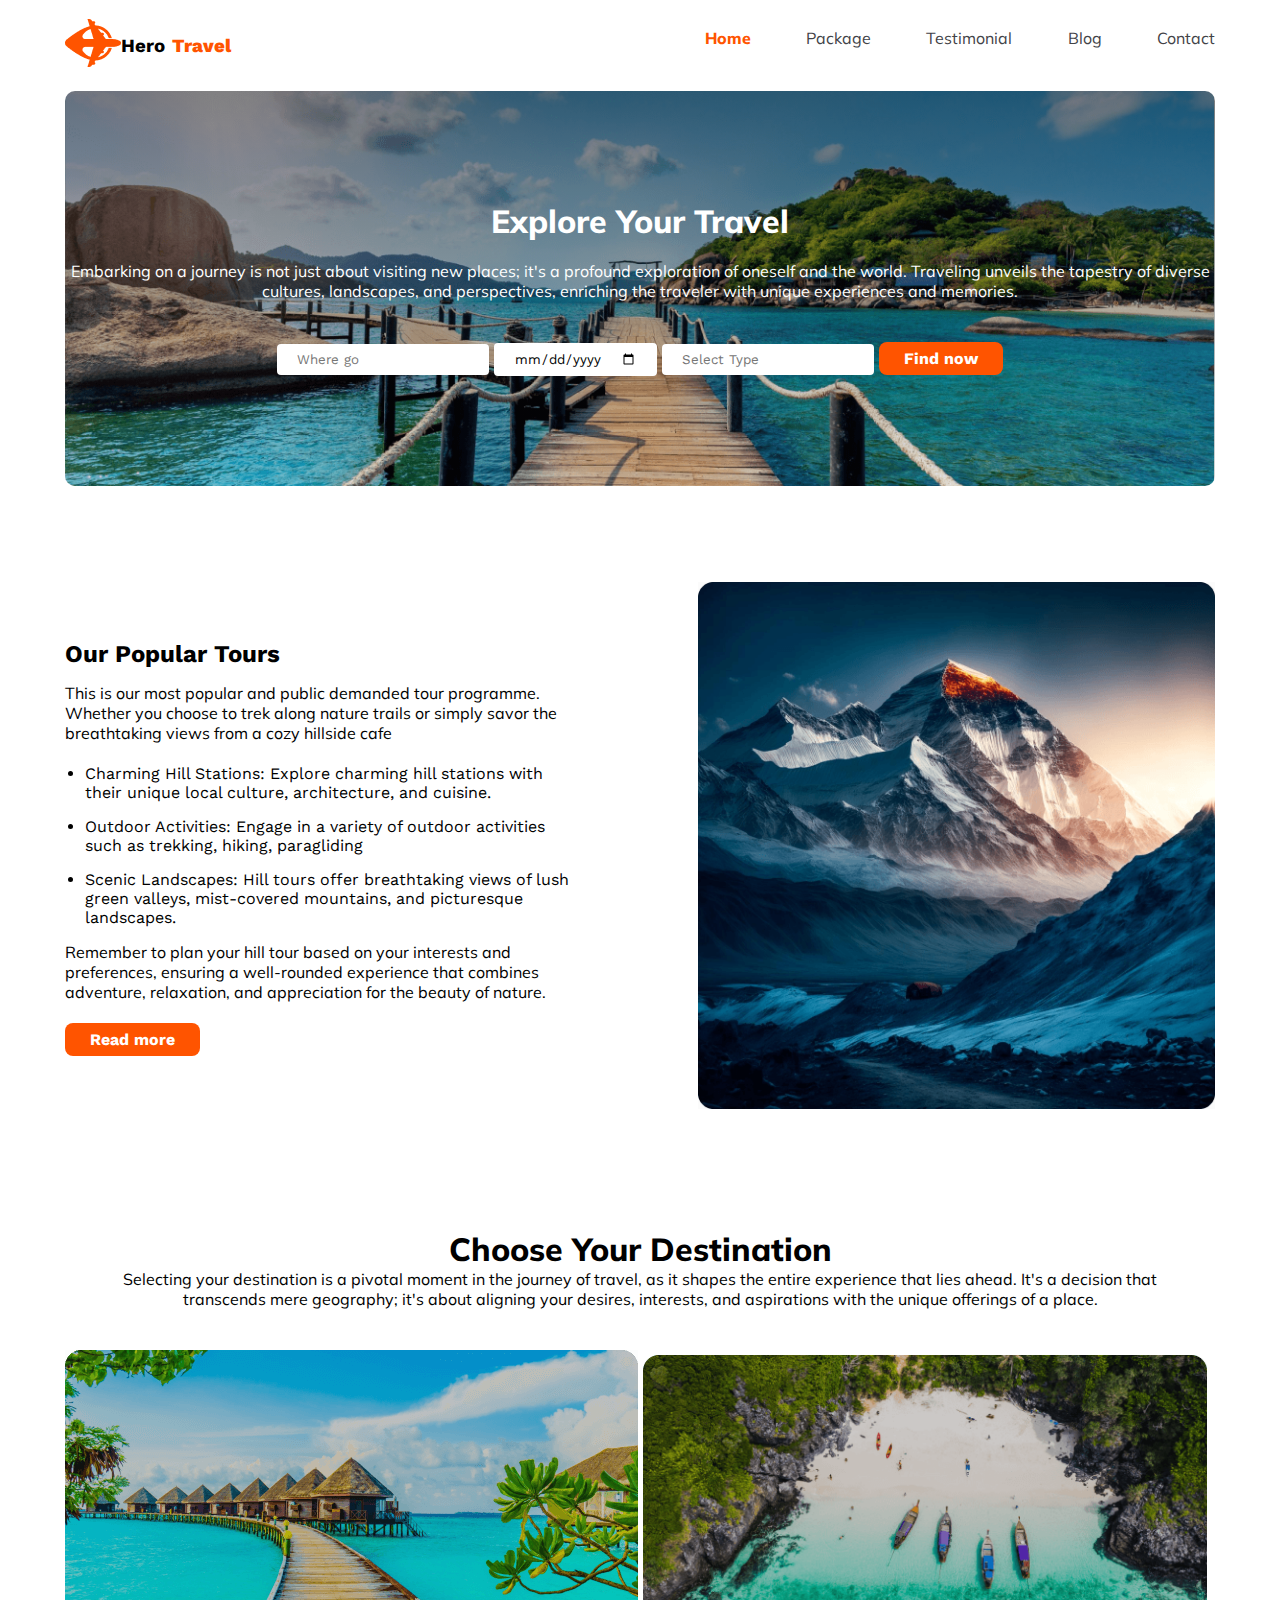
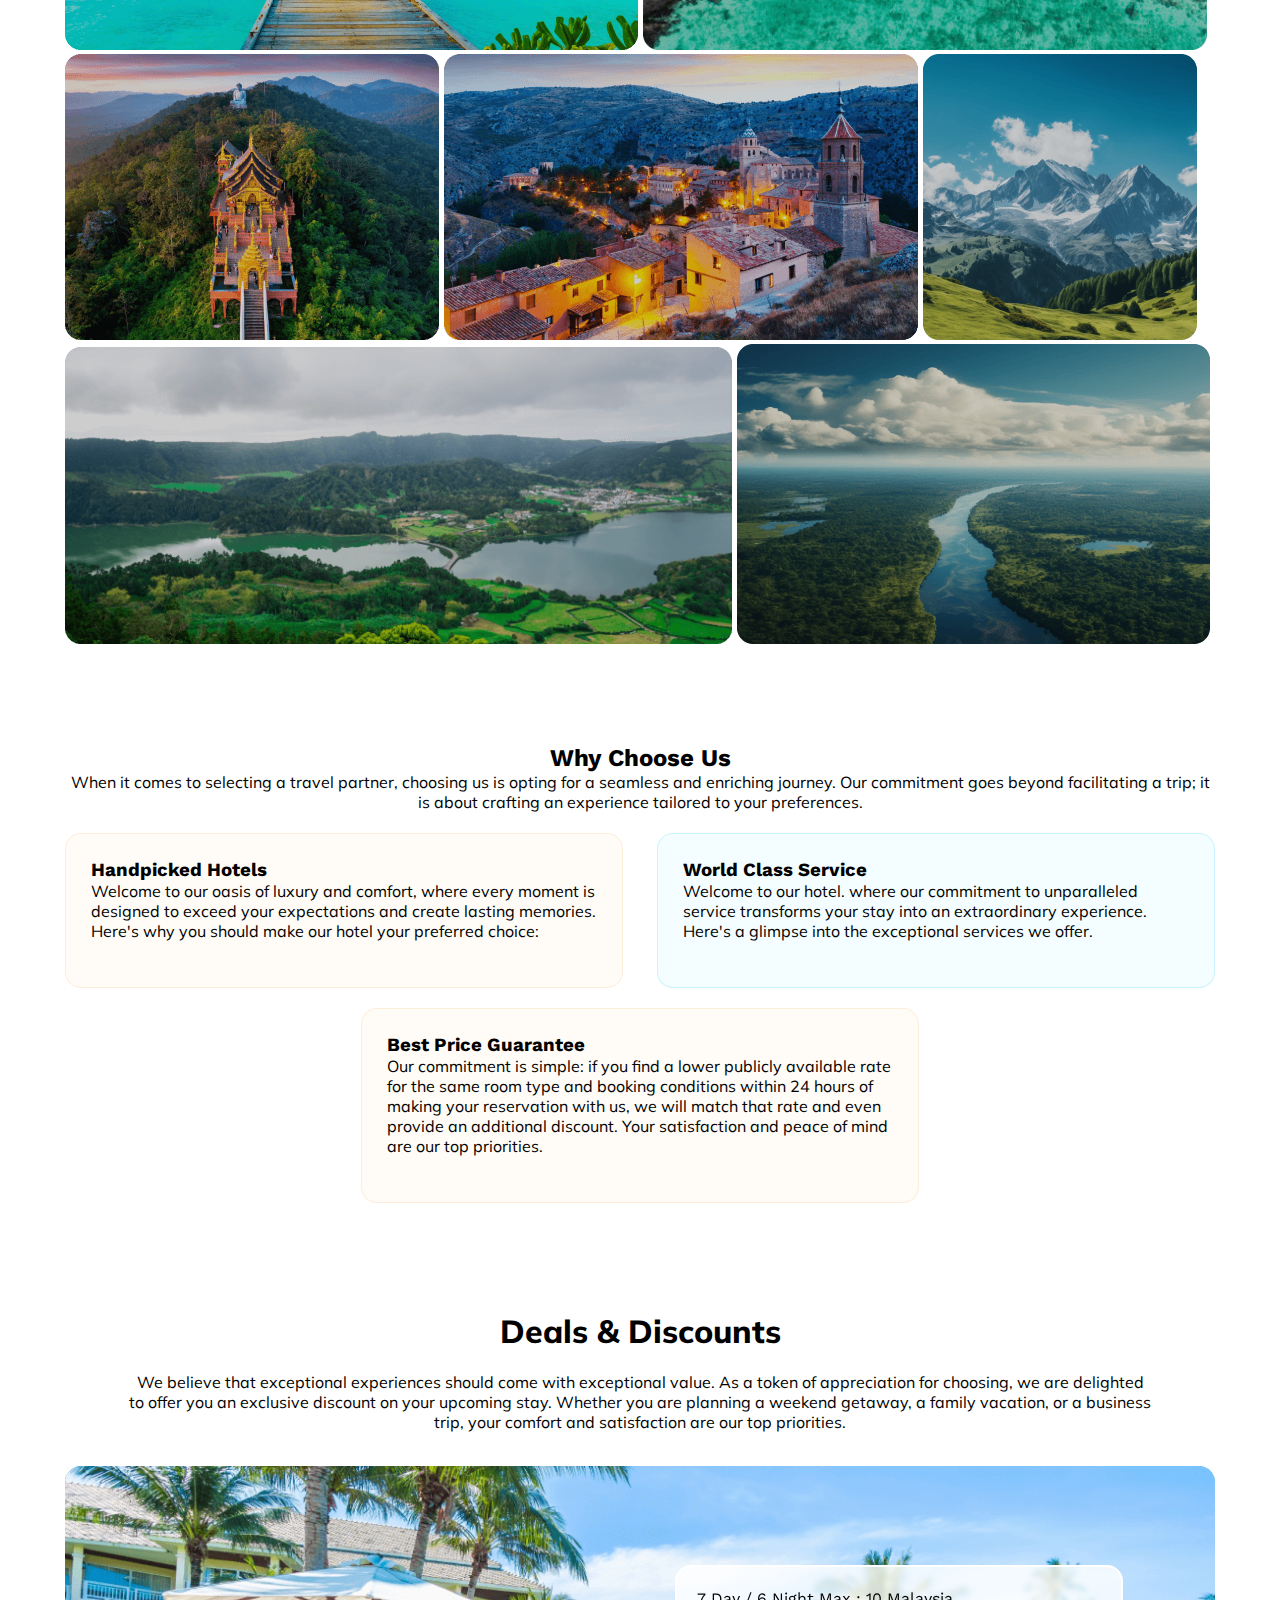
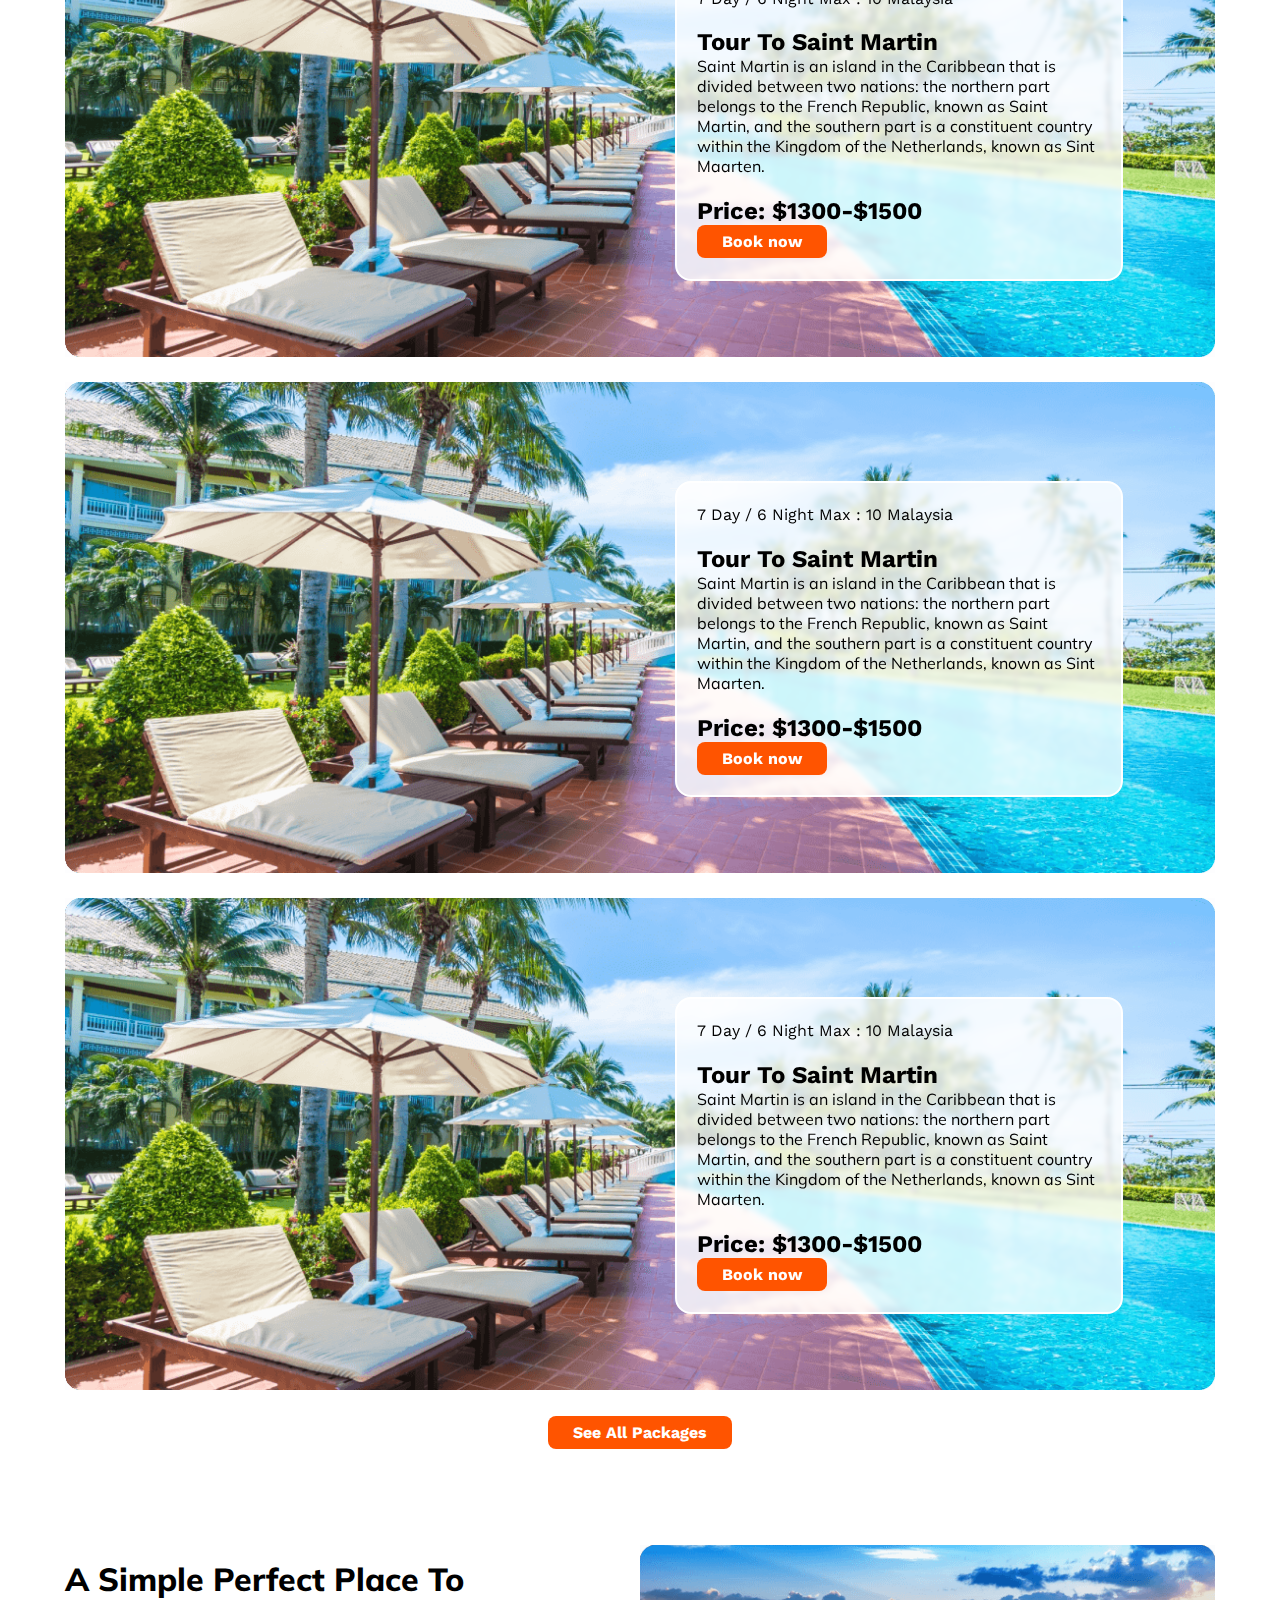
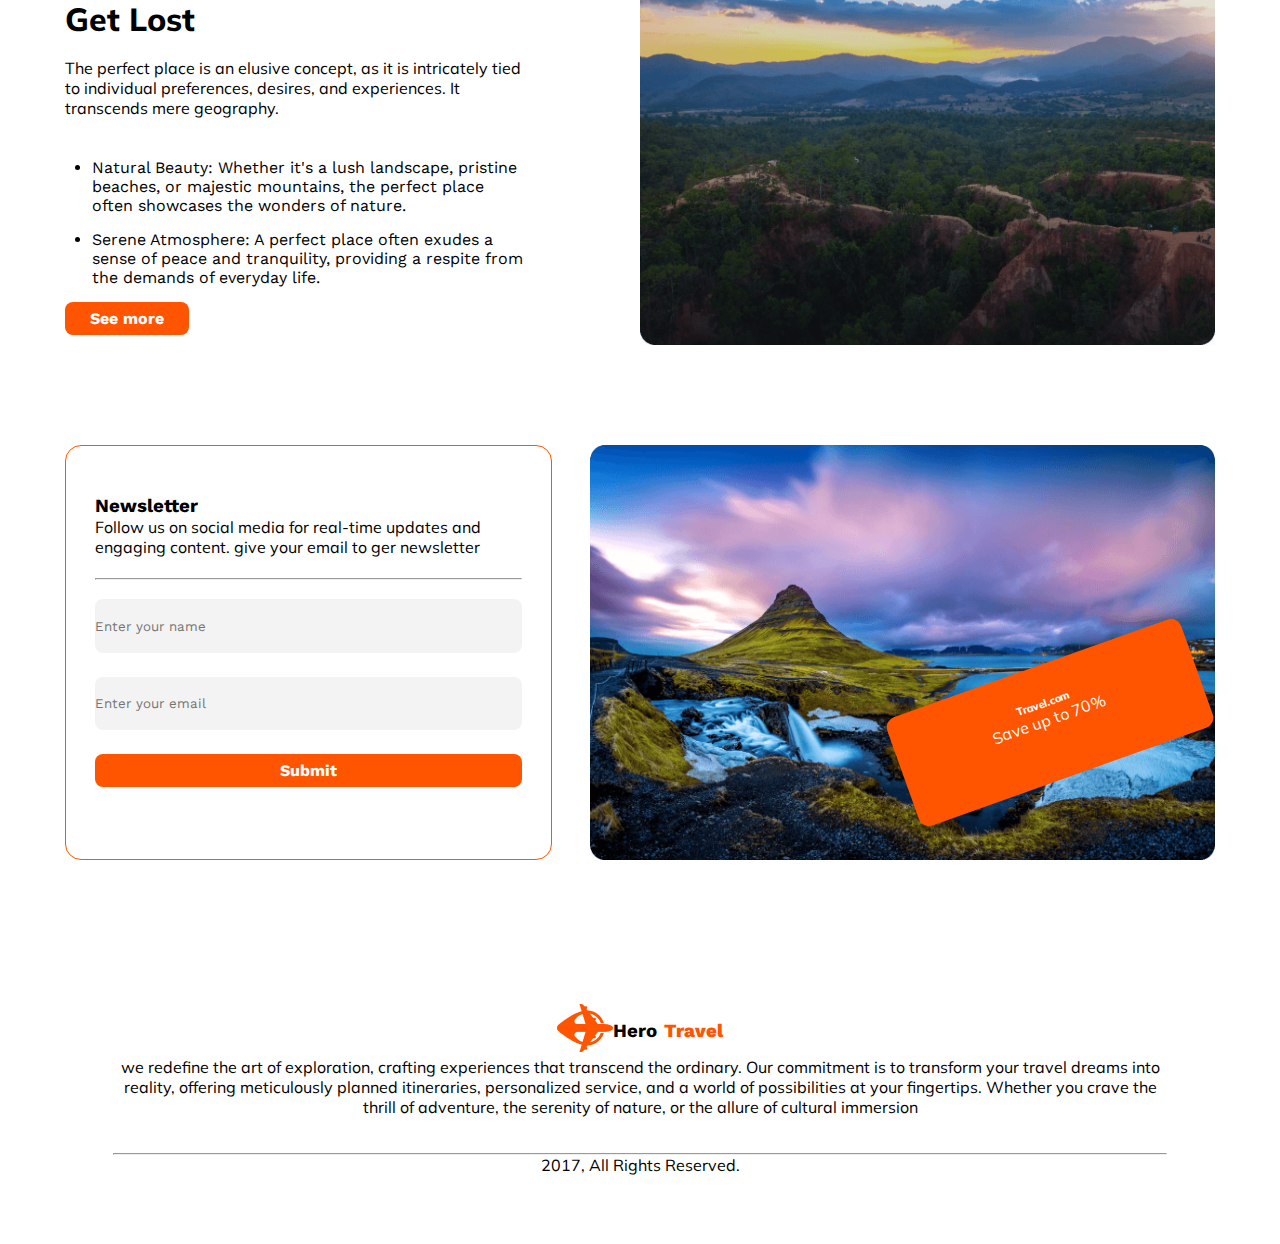
<file: index.html>
<!DOCTYPE html>
<html lang="en">
<head>
    <meta charset="UTF-8">
    <meta name="viewport" content="width=device-width, initial-scale=1.0">
    <title>B9A2-Hero-Travel-main</title>
    <link rel="stylesheet" href="./style.css">
    <link rel="stylesheet" href="https://cdnjs.cloudflare.com/ajax/libs/font-awesome/6.5.1/css/all.min.css" integrity="sha512-DTOQO9RWCH3ppGqcWaEA1BIZOC6xxalwEsw9c2QQeAIftl+Vegovlnee1c9QX4TctnWMn13TZye+giMm8e2LwA==" crossorigin="anonymous" referrerpolicy="no-referrer" />
</head>
<body>
    <!-- header section -->
    <header>
        <div class="container">
            <nav>
                <h3 class="nav-left"><span> <img src="./Images/Group 40071 (2).png" alt=""></span> Hero <span style="font-weight: 800; color: #FF5400; margin-left: 7px;">Travel</span></h3>

                <ul>
                    <li><a style="font-weight: 800; color: #FF5400; margin-left: 7px;" href="#">Home</a></li>
                    <li><a href="#">Package</a></li>
                    <li><a href="#">Testimonial</a></li>
                    <li><a href="#">Blog</a></li>
                    <li><a href="#">Contact</a></li>
                </ul>

            </nav>
        </div>

        <!-- banner section -->
        <div class="container">
            <div class="banner">
                <div class="banner-content">
                    <h1>Explore Your Travel</h1>
                    <p style="color: white;">Embarking on a journey is not just about visiting new places; it's a profound exploration of oneself and the world. Traveling unveils the tapestry of diverse cultures, landscapes, and perspectives, enriching the traveler with unique experiences and memories.

                    </p>
                </div>
                <div class="banner-input" style="text-align: center;">
                    <form action="">
                     
                            <input type="text" placeholder="Where go">
                            <input type="date" placeholder="when" class="fa-solid fa-angle-down">
                            <input type="text" placeholder="Select Type">
                            <input class="btn-primary" type="button" value="Find now">
                        
                    </form>
                </div>
            </div>
        </div>
    </header>



    <main>
        <!-- popular section  -->
        <section>
            <div class="container">
                <div class="popular-section">
                    <div class="popular-content">
                        <h2>Our Popular Tours</h2>
                        <p> This is our most popular and public demanded tour programme. Whether you choose to trek along nature trails or simply savor the breathtaking views from a cozy hillside cafe</p>

                        <ul>
                            <li>Charming Hill Stations: Explore charming hill stations with their unique local culture, architecture, and cuisine. </li>
                            
                            <li>Outdoor Activities: Engage in a variety of outdoor activities such as trekking, hiking, paragliding</li>
                            
                            <li>Scenic Landscapes: Hill tours offer breathtaking views of lush green valleys, mist-covered mountains, and picturesque landscapes. </li>
                        </ul>
                        <p>Remember to plan your hill tour based on your interests and preferences, ensuring a well-rounded experience that combines adventure, relaxation, and appreciation for the beauty of nature.</p>

                        <button class="btn-primary">Read more</button>

                    </div>
                    <div class="popular-image">
                        <img src="./Images/Rectangle 4.png" alt="">
                    </div>
                </div>
            </div>
        </section>




        <!-- destination section -->
        <!-- <section>
            <div class="container">
                <div class="destination-section">
                    <div class="destin-content">
                        <h1>Choose Your Destination</h1>
                        <p>Lorem ipsum dolor sit amet consectetur adipisicing elit. Quasi aut quos, animi esse repellendus debitis.</p>
                    </div>
                    <div class="destin-image">
                        <img class="destin-image-a" src="./Images/Rectangle 5.png" alt="">
                        <img class="destin-image-b" src="./Images/Rectangle 5a.png" alt="">
                        <img class="destin-image-c" src="./Images/Rectangle 6.png" alt="">
                        <img class="destin-image-d" src="./Images/Rectangle 7.png" alt="">
                        <img class="destin-image-e" src="./Images/Rectangle 7a.png" alt="">
                        <img class="destin-image-f" src="./Images/Rectangle 10.png" alt="">
                        <img class="destin-image-g" src="./Images/Rectangle 11.png" alt="">
                      
                    </div>
                </div>
            </div>
        </section>
 -->
        <section>
            <div class="container">
                <div class="destination-section">
                    <div class="destin-content">
                        <h1>Choose Your Destination</h1>
                        <p>Selecting your destination is a pivotal moment in the journey of travel, as it shapes the entire experience that lies ahead. It's a decision that transcends mere geography; it's about aligning your desires, interests, and aspirations with the unique offerings of a place.</p>
                    </div>

                    <div class="destin-image">
                        <div class="column-a">
                            <img class="destin-image-a" src="./Images/Rectangle 5.png" alt="">
                            <img class="destin-image-b" src="./Images/Rectangle 5a.png" alt="">
                        </div>

                        <div class="column-b">
                            <img class="destin-image-c" src="./Images/Rectangle 6.png" alt="">
                            <img class="destin-image-d" src="./Images/Rectangle 7.png" alt="">
                            <img class="destin-image-e" src="./Images/Rectangle 7a.png" alt="">
                        </div>

                        <div class="column-c">
                            <img class="destin-image-f" src="./Images/Rectangle 10.png" alt="">
                            <img class="destin-image-g" src="./Images/Rectangle 11.png" alt="">
                        </div>

                    </div>
                </div>

            </div>
        </section>


        <!-- choose section -->

        <section>
            <div class="container">

                <div class="choose-section">
                    <div class="choose-content">
                        <h2>Why Choose Us</h2>
                        <p>When it comes to selecting a travel partner, choosing us is opting for a seamless and enriching journey. Our commitment goes beyond facilitating a trip; it is about crafting an experience tailored to your preferences. </p>
                    </div>

                    <div class="choose-card-section">
                        <div class="choose-card card-a">
                            
                            <i style="font-size: 2rem;" class="fa-solid fa-hotel"></i>
                            <h3>Handpicked Hotels</h3>
                            <p>Welcome to our oasis of luxury and comfort, where every moment is designed to exceed your expectations and create lasting memories. Here's why you should make our hotel your preferred choice:</p>
                        </div>
                        <div class="choose-card card-b">
                            <i style="font-size: 2rem;" class="fa-solid fa-hotel"></i>
                            <h3>World Class Service</h3>
                            <p>Welcome to our hotel. where our commitment to unparalleled service transforms your stay into an extraordinary experience. Here's a glimpse into the exceptional services we offer.</p>
                        </div>

                        <div class="sub-card">
                            <div class="choose-card card-c">
                                <i style="font-size: 2rem;" class="fa-solid fa-hotel"></i>
                                <h3>Best Price Guarantee</h3>
                                <p>
                            
                                    
                                    Our commitment is simple: if you find a lower publicly available rate for the same room type and booking conditions within 24 hours of making your reservation with us, we will match that rate and even provide an additional discount. Your satisfaction and peace of mind are our top priorities.</p>
                            </div>
                        </div>
                       

                    </div>

                    
                </div>
            </div>
        </section>





        <!-- discount section -->
        <section>
            <div class="container">
                <div class="discount-title" style="text-align: center;">
                    <h1>Deals & Discounts</h1>
                    <p>We believe that exceptional experiences should come with exceptional value. As a token of appreciation for choosing, we are delighted to offer you an exclusive discount on your upcoming stay. Whether you are planning a weekend getaway, a family vacation, or a business trip, your comfort and satisfaction are our top priorities.</p>
                </div>
                

                <div class="discount-section">

                    <div class="discount-image">
                        <img src="./Images/Group 39.png" alt="">
                        <div class="discount-card">
                            <div class="dis-des">
                                <p> <span> <i class="fa-solid fa-clock"></i>  7 Day / 6 Night    </span> <span> <i class="fa-solid fa-person-half-dress"></i>  Max : 10    </span> <span><i class="fa-solid fa-location-dot"></i>   Malaysia</span></p>
                                <h2>Tour To Saint Martin</h2>
                                <p>Saint Martin is an island in the Caribbean that is divided between two nations: the northern part belongs to the French Republic, known as Saint Martin, and the southern part is a constituent country within the Kingdom of the Netherlands, known as Sint Maarten.</p>
    
                                <h2>Price: $1300-$1500</h2>
    
                                <button class="btn-primary">Book now</button>
                            </div>
                        </div>
                    </div>
                    <div class="discount-image">
                        <img src="./Images/Group 39.png" alt="">
                        <div class="discount-card">
                            <div class="dis-des">
                                <p> <span> <i class="fa-solid fa-clock"></i>  7 Day / 6 Night    </span> <span> <i class="fa-solid fa-person-half-dress"></i>  Max : 10    </span> <span><i class="fa-solid fa-location-dot"></i>   Malaysia</span></p>
                                <h2>Tour To Saint Martin</h2>
                                <p>Saint Martin is an island in the Caribbean that is divided between two nations: the northern part belongs to the French Republic, known as Saint Martin, and the southern part is a constituent country within the Kingdom of the Netherlands, known as Sint Maarten.</p>
    
                                <h2>Price: $1300-$1500</h2>
    
                                <button class="btn-primary">Book now</button>
                            </div>
                        </div>
                    </div>
                    <div class="discount-image">
                        <img src="./Images/Group 39.png" alt="">
                        <div class="discount-card">
                            <div class="dis-des">
                                <p> <span> <i class="fa-solid fa-clock"></i>  7 Day / 6 Night    </span> <span> <i class="fa-solid fa-person-half-dress"></i>  Max : 10    </span> <span><i class="fa-solid fa-location-dot"></i>   Malaysia</span></p>
                                <h2>Tour To Saint Martin</h2>
                                <p>Saint Martin is an island in the Caribbean that is divided between two nations: the northern part belongs to the French Republic, known as Saint Martin, and the southern part is a constituent country within the Kingdom of the Netherlands, known as Sint Maarten.</p>
                                <h2>Price: $1300-$1500</h2>
    
                                <button class="btn-primary">Book now</button>
                            </div>
                        </div>
                    </div>
                    <div style="text-align: center; margin-top: 1.4rem;"> 
                        <button class="btn-primary">See All Packages</button>
                    </div>
                    
                </div>
                    
            </div>
        </section>




        <!-- perfect section -->

        <section>
            <div class="container">
                <div class="perfect-section">
                    <div class="perfect-content">
                        <h1>A Simple Perfect Place To Get Lost</h1><br>
                        <p>The perfect place is an elusive concept, as it is intricately tied to individual preferences, desires, and experiences. It transcends mere geography.</p> <br>
                        <ul>
                            <li>Natural Beauty: Whether it's a lush landscape, pristine beaches, or majestic mountains, the perfect place often showcases the wonders of nature.</li>
                            <li>Serene Atmosphere: A perfect place often exudes a sense of peace and tranquility, providing a respite from the demands of everyday life.</li>
                        </ul>
                        <button class="btn-primary">See more</button>

                    </div>
                    <div class="perfect-image">
                        <img src="./Images/Group 40089.png" alt="">
                    </div>
                </div>
            </div>
        </section>




        <!-- news letter section -->
        <section>
            <div class="container">
                <div class="news-letter-section">
                    <div class="news-input">
                        <h3>Newsletter</h3>
                        <p>Follow us on social media for real-time updates and engaging content. give your email to ger newsletter</p> <hr>

                        <form action="">
                            <input type="text" placeholder="Enter your name">
                            <input type="email" placeholder="Enter your email">
                            <input class="btn-primary" type="button" value="Submit">
                        </form>

                    </div>
                    <div class="news-image">
                        <img src="./Images/Rectangle 8 (1).png" alt="">
                        <div class="save">
                            <h6>Travel.com</h6>
                            <p>Save up to 70%</p>
                        </div>
                    </div>
                </div>
            </div>
        </section>
    </main>




    <!-- footer section -->
    <footer>
        <div class="container">
            <div class="footer-section">
                <h3 class="nav-left"><span> <img src="./Images/Group 40071 (2).png" alt=""></span> Hero <span style="font-weight: 800; color: #FF5400; margin-left: 7px;">Travel</span></h3>

                <p>we redefine the art of exploration, crafting experiences that transcend the ordinary. Our commitment is to transform your travel dreams into reality, offering meticulously planned itineraries, personalized service, and a world of possibilities at your fingertips. Whether you crave the thrill of adventure, the serenity of nature, or the allure of cultural immersion</p>

                <ul>
                    <li><i class="fa-brands fa-twitter"></i></li>
                    <li><i class="fa-brands fa-facebook"></i></li>
                    <li><i class="fa-brands fa-square-instagram"></i></li>
                    <li><i class="fa-brands fa-github"></i></li>
                </ul>
                <hr>


                <p>2017, All Rights Reserved.</p>
            </div>
        </div>
    </footer>
</body>
</html>
</file>
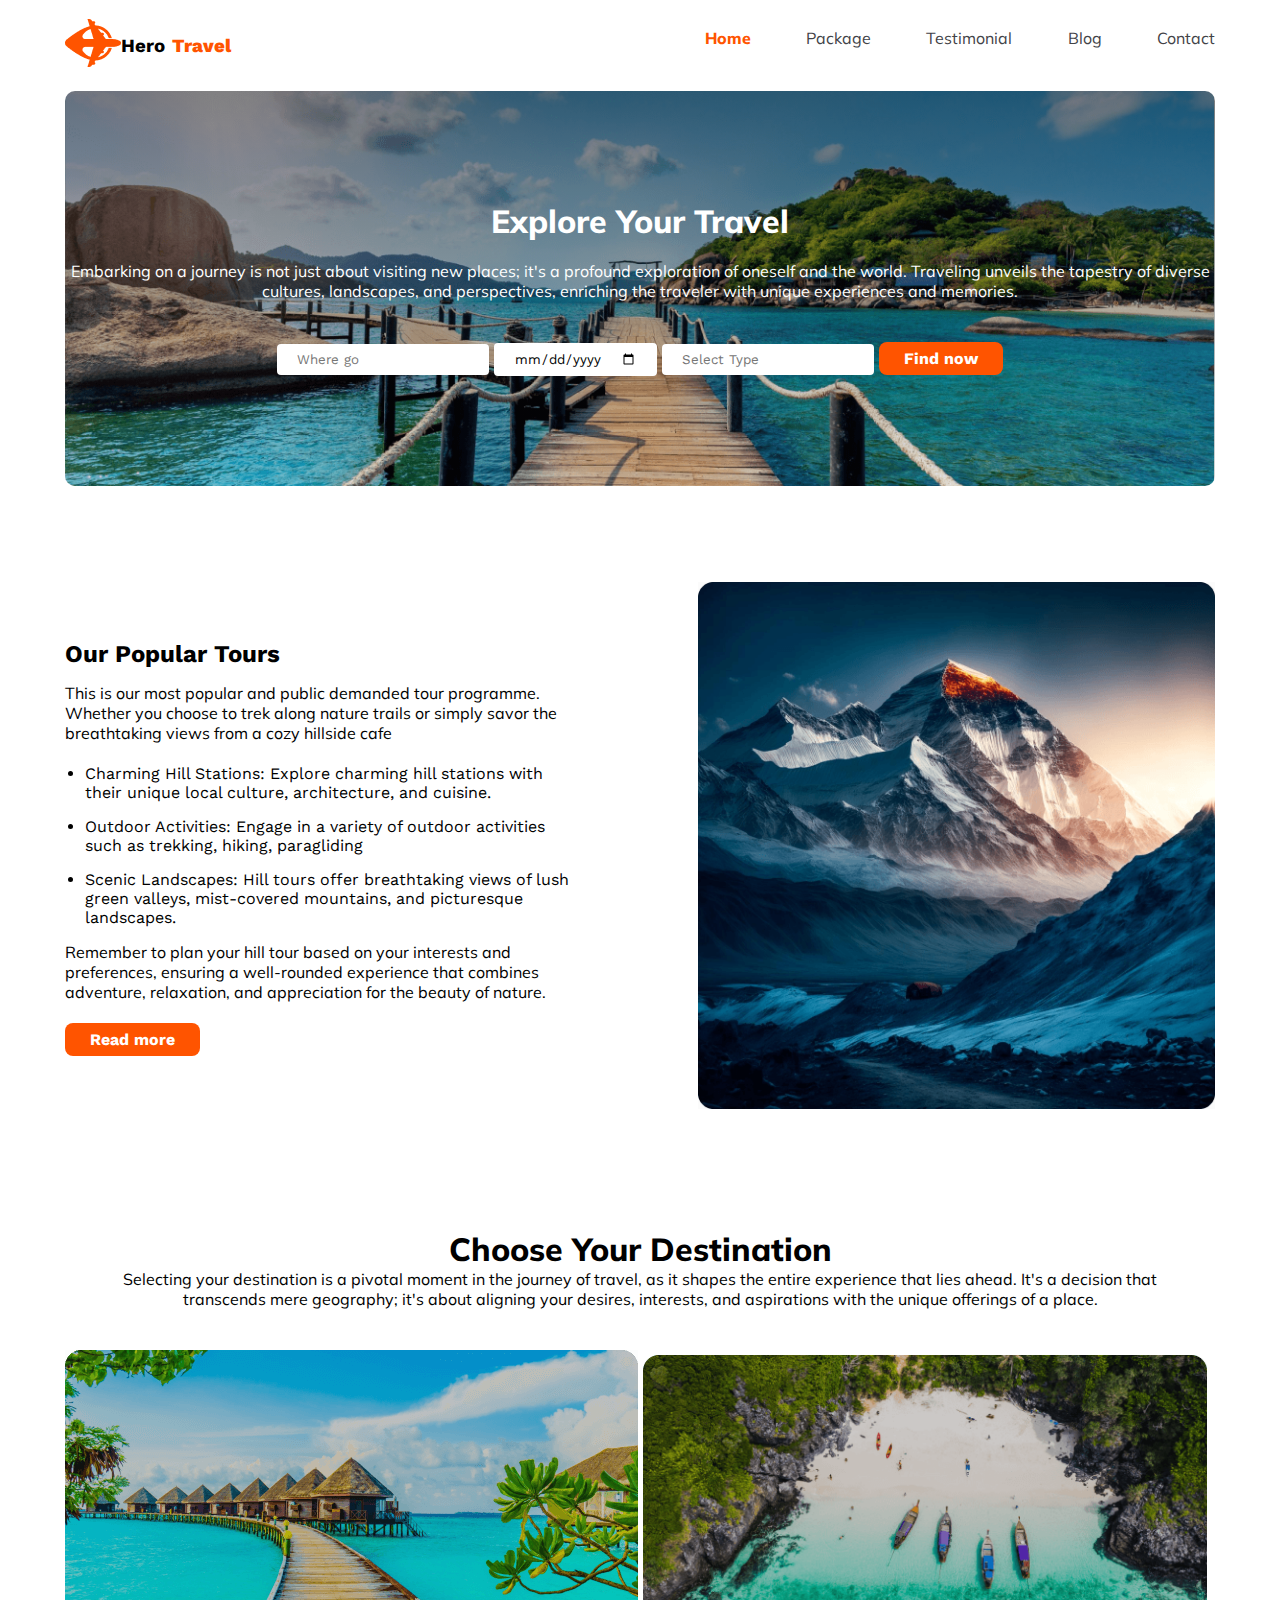
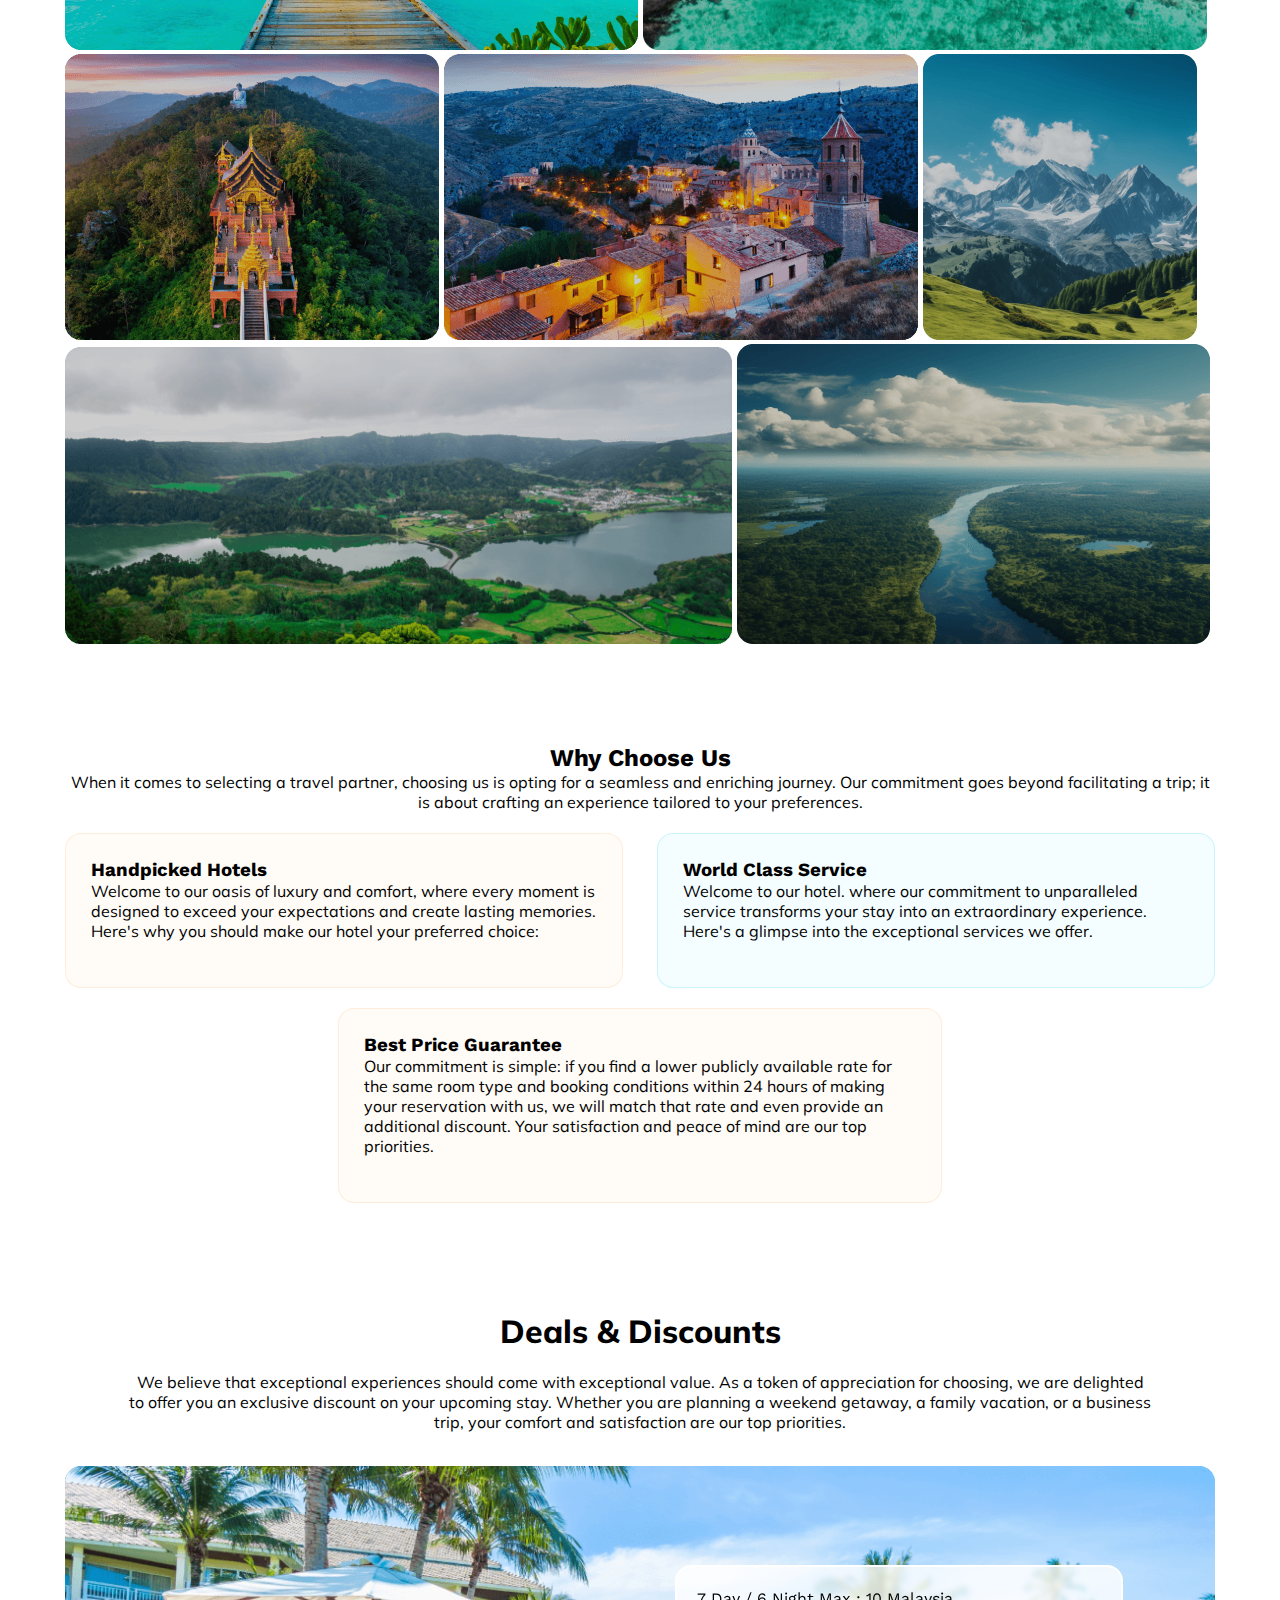
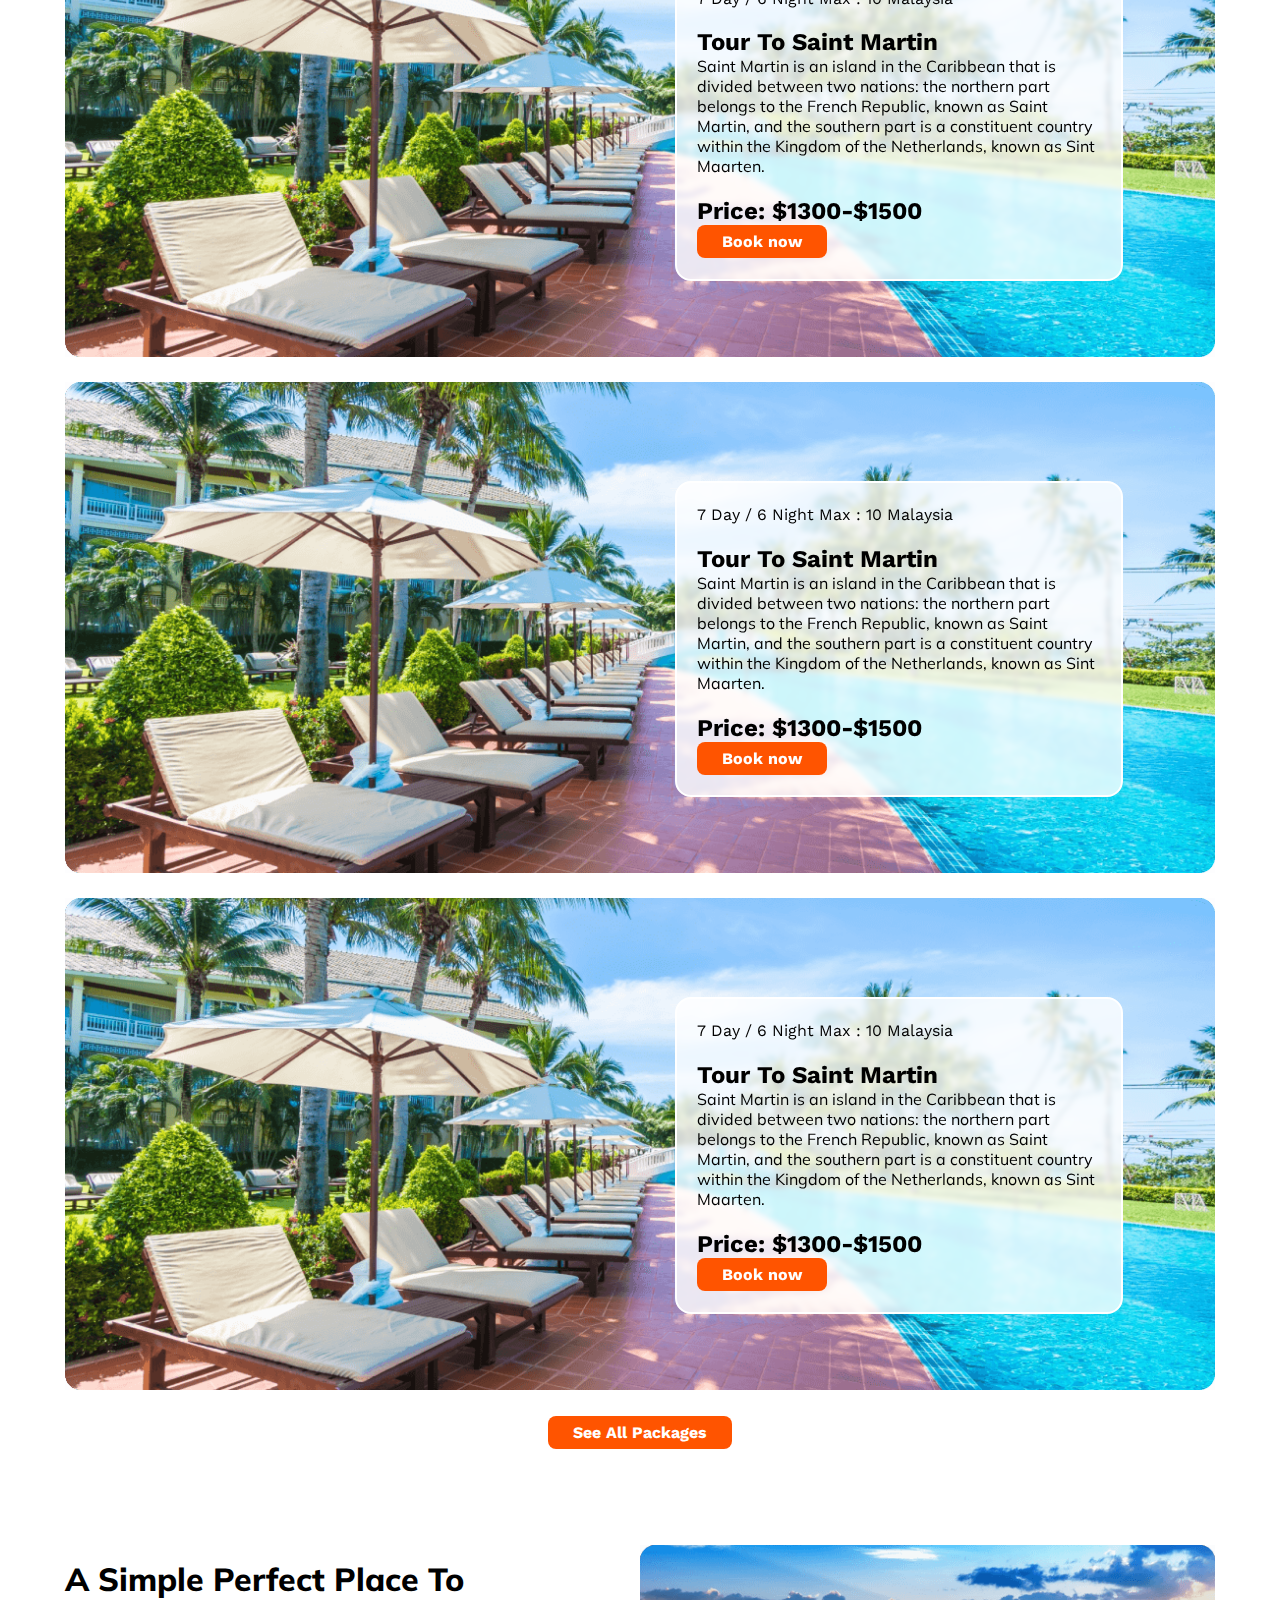
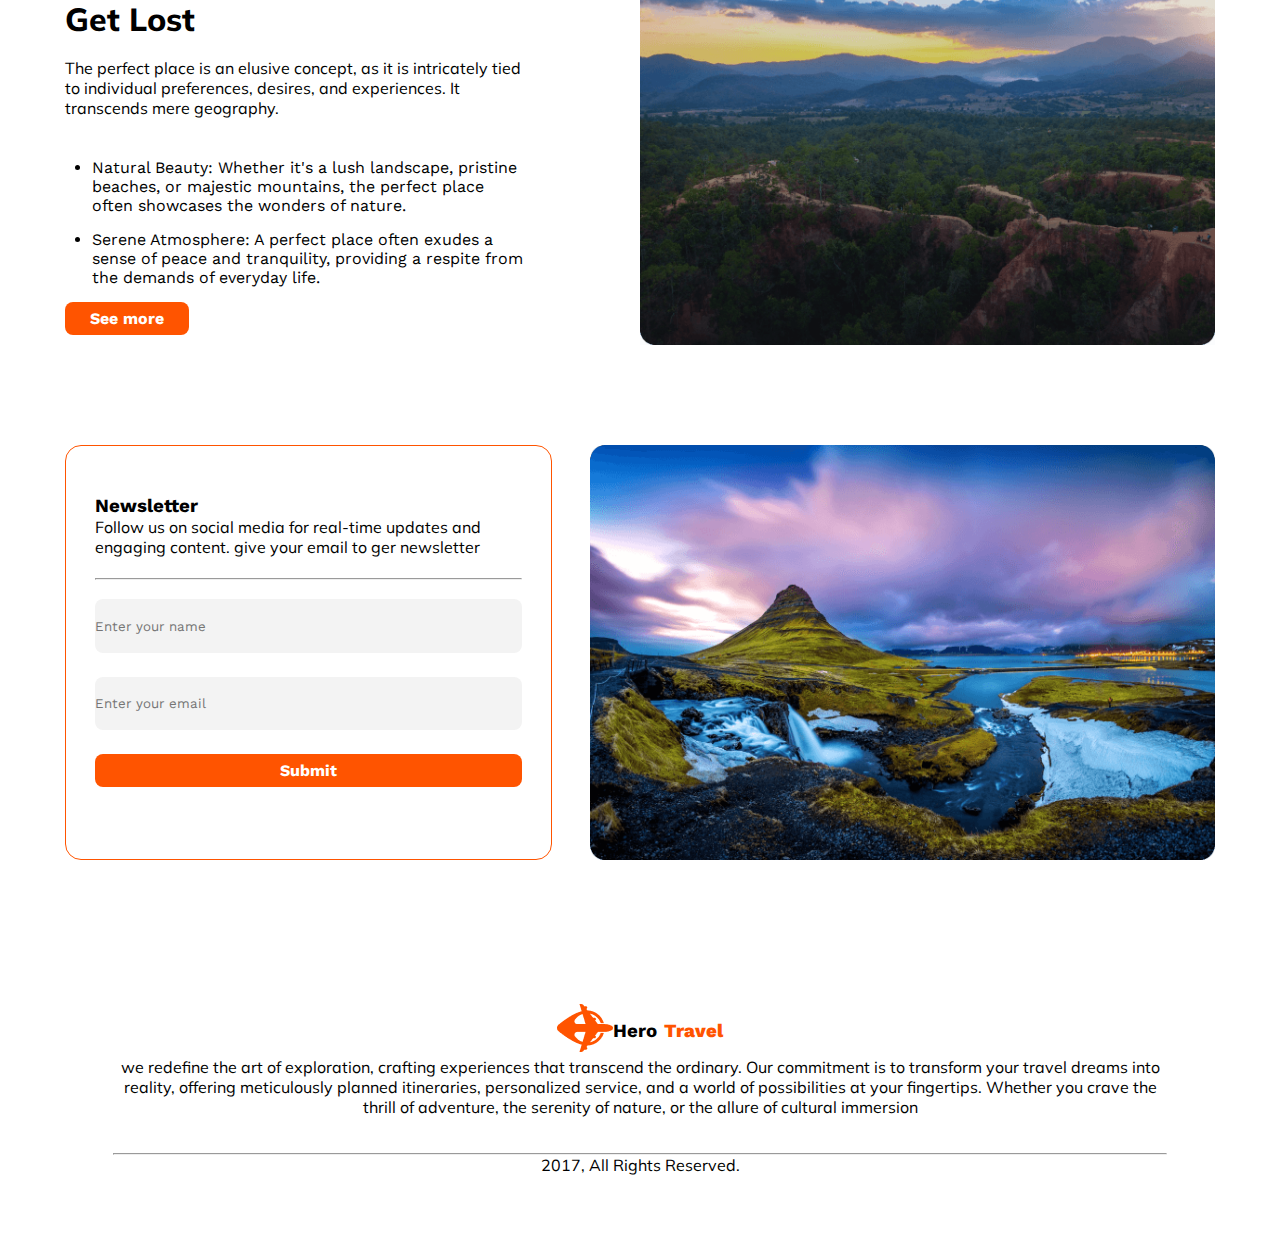
<file: B9A2-Hero-Travel-main/index.html>
<!DOCTYPE html>
<html lang="en">
<head>
    <meta charset="UTF-8">
    <meta name="viewport" content="width=device-width, initial-scale=1.0">
    <title>B9A2-Hero-Travel-main</title>
    <link rel="stylesheet" href="../B9A2-Hero-Travel-main/style.css">
    <link rel="stylesheet" href="https://cdnjs.cloudflare.com/ajax/libs/font-awesome/6.5.1/css/all.min.css" integrity="sha512-DTOQO9RWCH3ppGqcWaEA1BIZOC6xxalwEsw9c2QQeAIftl+Vegovlnee1c9QX4TctnWMn13TZye+giMm8e2LwA==" crossorigin="anonymous" referrerpolicy="no-referrer" />
</head>
<body>
    <!-- header section -->
    <header>
        <div class="container">
            <nav>
                <h3 class="nav-left"><span> <img src="./Images/Group 40071 (2).png" alt=""></span> Hero <span style="font-weight: 800; color: #FF5400; margin-left: 7px;">Travel</span></h3>

                <ul>
                    <li><a style="font-weight: 800; color: #FF5400; margin-left: 7px;" href="#">Home</a></li>
                    <li><a href="#">Package</a></li>
                    <li><a href="#">Testimonial</a></li>
                    <li><a href="#">Blog</a></li>
                    <li><a href="#">Contact</a></li>
                </ul>

            </nav>
        </div>

        <!-- banner section -->
        <div class="container">
            <div class="banner">
                <div class="banner-content">
                    <h1>Explore Your Travel</h1>
                    <p style="color: white;">Embarking on a journey is not just about visiting new places; it's a profound exploration of oneself and the world. Traveling unveils the tapestry of diverse cultures, landscapes, and perspectives, enriching the traveler with unique experiences and memories.

                    </p>
                </div>
                <div class="banner-input" style="text-align: center;">
                    <form action="">
                     
                            <input type="text" placeholder="Where go">
                            <input type="date" placeholder="when" class="fa-solid fa-angle-down">
                            <input type="text" placeholder="Select Type">
                            <input class="btn-primary" type="button" value="Find now">
                        
                    </form>
                </div>
            </div>
        </div>
    </header>



    <main>
        <!-- popular section  -->
        <section>
            <div class="container">
                <div class="popular-section">
                    <div class="popular-content">
                        <h2>Our Popular Tours</h2>
                        <p> This is our most popular and public demanded tour programme. Whether you choose to trek along nature trails or simply savor the breathtaking views from a cozy hillside cafe</p>

                        <ul>
                            <li>Charming Hill Stations: Explore charming hill stations with their unique local culture, architecture, and cuisine. </li>
                            
                            <li>Outdoor Activities: Engage in a variety of outdoor activities such as trekking, hiking, paragliding</li>
                            
                            <li>Scenic Landscapes: Hill tours offer breathtaking views of lush green valleys, mist-covered mountains, and picturesque landscapes. </li>
                        </ul>
                        <p>Remember to plan your hill tour based on your interests and preferences, ensuring a well-rounded experience that combines adventure, relaxation, and appreciation for the beauty of nature.</p>

                        <button class="btn-primary">Read more</button>

                    </div>
                    <div class="popular-image">
                        <img src="./Images/Rectangle 4.png" alt="">
                    </div>
                </div>
            </div>
        </section>




        <!-- destination section -->
        <!-- <section>
            <div class="container">
                <div class="destination-section">
                    <div class="destin-content">
                        <h1>Choose Your Destination</h1>
                        <p>Lorem ipsum dolor sit amet consectetur adipisicing elit. Quasi aut quos, animi esse repellendus debitis.</p>
                    </div>
                    <div class="destin-image">
                        <img class="destin-image-a" src="./Images/Rectangle 5.png" alt="">
                        <img class="destin-image-b" src="./Images/Rectangle 5a.png" alt="">
                        <img class="destin-image-c" src="./Images/Rectangle 6.png" alt="">
                        <img class="destin-image-d" src="./Images/Rectangle 7.png" alt="">
                        <img class="destin-image-e" src="./Images/Rectangle 7a.png" alt="">
                        <img class="destin-image-f" src="./Images/Rectangle 10.png" alt="">
                        <img class="destin-image-g" src="./Images/Rectangle 11.png" alt="">
                      
                    </div>
                </div>
            </div>
        </section>
 -->
        <section>
            <div class="container">
                <div class="destination-section">
                    <div class="destin-content">
                        <h1>Choose Your Destination</h1>
                        <p>Selecting your destination is a pivotal moment in the journey of travel, as it shapes the entire experience that lies ahead. It's a decision that transcends mere geography; it's about aligning your desires, interests, and aspirations with the unique offerings of a place.</p>
                    </div>

                    <div class="destin-image">
                        <div class="column-a">
                            <img class="destin-image-a" src="./Images/Rectangle 5.png" alt="">
                            <img class="destin-image-b" src="./Images/Rectangle 5a.png" alt="">
                        </div>

                        <div class="column-b">
                            <img class="destin-image-c" src="./Images/Rectangle 6.png" alt="">
                            <img class="destin-image-d" src="./Images/Rectangle 7.png" alt="">
                            <img class="destin-image-e" src="./Images/Rectangle 7a.png" alt="">
                        </div>

                        <div class="column-c">
                            <img class="destin-image-f" src="./Images/Rectangle 10.png" alt="">
                            <img class="destin-image-g" src="./Images/Rectangle 11.png" alt="">
                        </div>

                    </div>
                </div>

            </div>
        </section>


        <!-- choose section -->

        <section>
            <div class="container">

                <div class="choose-section">
                    <div class="choose-content">
                        <h2>Why Choose Us</h2>
                        <p>When it comes to selecting a travel partner, choosing us is opting for a seamless and enriching journey. Our commitment goes beyond facilitating a trip; it is about crafting an experience tailored to your preferences. </p>
                    </div>

                    <div class="choose-card-section">
                        <div class="choose-card card-a">
                            
                            <i style="font-size: 2rem;" class="fa-solid fa-hotel"></i>
                            <h3>Handpicked Hotels</h3>
                            <p>Welcome to our oasis of luxury and comfort, where every moment is designed to exceed your expectations and create lasting memories. Here's why you should make our hotel your preferred choice:</p>
                        </div>
                        <div class="choose-card card-b">
                            <i style="font-size: 2rem;" class="fa-solid fa-hotel"></i>
                            <h3>World Class Service</h3>
                            <p>Welcome to our hotel. where our commitment to unparalleled service transforms your stay into an extraordinary experience. Here's a glimpse into the exceptional services we offer.</p>
                        </div>

                        <div class="sub-card">
                            <div class="choose-card card-c">
                                <i style="font-size: 2rem;" class="fa-solid fa-hotel"></i>
                                <h3>Best Price Guarantee</h3>
                                <p>
                            
                                    
                                    Our commitment is simple: if you find a lower publicly available rate for the same room type and booking conditions within 24 hours of making your reservation with us, we will match that rate and even provide an additional discount. Your satisfaction and peace of mind are our top priorities.</p>
                            </div>
                        </div>
                       

                    </div>

                    
                </div>
            </div>
        </section>





        <!-- discount section -->
        <section>
            <div class="container">
                <div class="discount-title" style="text-align: center;">
                    <h1>Deals & Discounts</h1>
                    <p>We believe that exceptional experiences should come with exceptional value. As a token of appreciation for choosing, we are delighted to offer you an exclusive discount on your upcoming stay. Whether you are planning a weekend getaway, a family vacation, or a business trip, your comfort and satisfaction are our top priorities.</p>
                </div>
                

                <div class="discount-section">

                    <div class="discount-image">
                        <img src="./Images/Group 39.png" alt="">
                        <div class="discount-card">
                            <div class="dis-des">
                                <p> <span> <i class="fa-solid fa-clock"></i>  7 Day / 6 Night    </span> <span> <i class="fa-solid fa-person-half-dress"></i>  Max : 10    </span> <span><i class="fa-solid fa-location-dot"></i>   Malaysia</span></p>
                                <h2>Tour To Saint Martin</h2>
                                <p>Saint Martin is an island in the Caribbean that is divided between two nations: the northern part belongs to the French Republic, known as Saint Martin, and the southern part is a constituent country within the Kingdom of the Netherlands, known as Sint Maarten.</p>
    
                                <h2>Price: $1300-$1500</h2>
    
                                <button class="btn-primary">Book now</button>
                            </div>
                        </div>
                    </div>
                    <div class="discount-image">
                        <img src="./Images/Group 39.png" alt="">
                        <div class="discount-card">
                            <div class="dis-des">
                                <p> <span> <i class="fa-solid fa-clock"></i>  7 Day / 6 Night    </span> <span> <i class="fa-solid fa-person-half-dress"></i>  Max : 10    </span> <span><i class="fa-solid fa-location-dot"></i>   Malaysia</span></p>
                                <h2>Tour To Saint Martin</h2>
                                <p>Saint Martin is an island in the Caribbean that is divided between two nations: the northern part belongs to the French Republic, known as Saint Martin, and the southern part is a constituent country within the Kingdom of the Netherlands, known as Sint Maarten.</p>
    
                                <h2>Price: $1300-$1500</h2>
    
                                <button class="btn-primary">Book now</button>
                            </div>
                        </div>
                    </div>
                    <div class="discount-image">
                        <img src="./Images/Group 39.png" alt="">
                        <div class="discount-card">
                            <div class="dis-des">
                                <p> <span> <i class="fa-solid fa-clock"></i>  7 Day / 6 Night    </span> <span> <i class="fa-solid fa-person-half-dress"></i>  Max : 10    </span> <span><i class="fa-solid fa-location-dot"></i>   Malaysia</span></p>
                                <h2>Tour To Saint Martin</h2>
                                <p>Saint Martin is an island in the Caribbean that is divided between two nations: the northern part belongs to the French Republic, known as Saint Martin, and the southern part is a constituent country within the Kingdom of the Netherlands, known as Sint Maarten.</p>
                                <h2>Price: $1300-$1500</h2>
    
                                <button class="btn-primary">Book now</button>
                            </div>
                        </div>
                    </div>
                    <div style="text-align: center; margin-top: 1.4rem;"> 
                        <button class="btn-primary">See All Packages</button>
                    </div>
                    
                </div>
                    
            </div>
        </section>




        <!-- perfect section -->

        <section>
            <div class="container">
                <div class="perfect-section">
                    <div class="perfect-content">
                        <h1>A Simple Perfect Place To Get Lost</h1><br>
                        <p>The perfect place is an elusive concept, as it is intricately tied to individual preferences, desires, and experiences. It transcends mere geography.</p> <br>
                        <ul>
                            <li>Natural Beauty: Whether it's a lush landscape, pristine beaches, or majestic mountains, the perfect place often showcases the wonders of nature.</li>
                            <li>Serene Atmosphere: A perfect place often exudes a sense of peace and tranquility, providing a respite from the demands of everyday life.</li>
                        </ul>
                        <button class="btn-primary">See more</button>

                    </div>
                    <div class="perfect-image">
                        <img src="./Images/Group 40089.png" alt="">
                    </div>
                </div>
            </div>
        </section>




        <!-- news letter section -->
        <section>
            <div class="container">
                <div class="news-letter-section">
                    <div class="news-input">
                        <h3>Newsletter</h3>
                        <p>Follow us on social media for real-time updates and engaging content. give your email to ger newsletter</p> <hr>

                        <form action="">
                            <input type="text" placeholder="Enter your name">
                            <input type="email" placeholder="Enter your email">
                            <input class="btn-primary" type="button" value="Submit">
                        </form>

                    </div>
                    <div class="news-image">
                        <img src="./Images/Rectangle 8 (1).png" alt="">
                    </div>
                </div>
            </div>
        </section>
    </main>




    <!-- footer section -->
    <footer>
        <div class="container">
            <div class="footer-section">
                <h3 class="nav-left"><span> <img src="./Images/Group 40071 (2).png" alt=""></span> Hero <span style="font-weight: 800; color: #FF5400; margin-left: 7px;">Travel</span></h3>

                <p>we redefine the art of exploration, crafting experiences that transcend the ordinary. Our commitment is to transform your travel dreams into reality, offering meticulously planned itineraries, personalized service, and a world of possibilities at your fingertips. Whether you crave the thrill of adventure, the serenity of nature, or the allure of cultural immersion</p>

                <ul>
                    <li><i class="fa-brands fa-twitter"></i></li>
                    <li><i class="fa-brands fa-facebook"></i></li>
                    <li><i class="fa-brands fa-square-instagram"></i></li>
                    <li><i class="fa-brands fa-github"></i></li>
                </ul>
                <hr>


                <p>2017, All Rights Reserved.</p>
            </div>
        </div>
    </footer>
</body>
</html>
</file>
<file: style.css>
@import url('https://fonts.googleapis.com/css2?family=Inter:wght@100;200;300;400;500;600;700;800;900&family=Mulish:ital,wght@0,300;0,400;0,700;0,800;0,900;1,400;1,600;1,700;1,800;1,900&family=Open+Sans:ital,wght@0,300;0,400;0,500;0,600;0,700;0,800;1,300;1,400;1,500;1,600;1,700;1,800&family=Poppins:ital,wght@0,100;0,200;0,300;0,400;0,500;0,600;0,700;0,800;0,900;1,100;1,200;1,300;1,400;1,500;1,600;1,700;1,800;1,900&family=Work+Sans:ital,wght@0,100;0,200;0,300;0,400;0,500;0,600;0,700;0,800;0,900;1,100;1,200;1,300;1,400;1,500;1,600;1,700;1,800;1,900&display=swap');

*{
    margin: 0;
    padding: 0;
    font-family: 'Inter', sans-serif;
    font-family: 'Mulish', sans-serif;
    font-family: 'Open Sans', sans-serif;
    font-family: 'Poppins', sans-serif;
    font-family: 'Work Sans', sans-serif;
}
h1,h2.h3.h4,h5,h6{
    font-family: 'Mulish', sans-serif;
    font-weight: 800;
}
p{
    font-family: 'Mulish', sans-serif;
    font-weight: 400;
}
.btn-primary{
    border-radius: 8px;
    background: #FF5400;
    padding: 7px 25px;
    border: none;
    color: white;
    font-weight: 700;
    font-size: 1rem;
}

.container{
    max-width: 92%;
    max-width: 1150px;
    margin: 0 auto;
}
body{
    
}

main{
    margin-top: 6rem;
}
main section{
    margin-bottom: 6rem;
}

/* header section */

nav{
    display: flex;
    justify-content: space-between;
    padding: 1.2rem 0rem;
}
.nav-left{
    display: flex;
    align-items: center;
}
nav ul{
    display: flex; 
    width: 45%;
    justify-content: space-between;
    align-items: center;
}
nav ul li{
    list-style: none;
}
nav ul li a{
    text-decoration: none;
    color: rgba(66, 66, 71, 1);
    font-weight: 400;
    font-family: 'Mulish', sans-serif;
}

/* responsive for medium device */
@media screen and (min-width: 601px) and (max-width:991px) {
    body{
        padding: 20px;
    }
    nav{
        flex-direction: column;
        width: 100%;
        justify-content: center;
    }
    nav ul{
        flex-direction: column;
        width: 100%;
        justify-content: center;
    }
}

/* responsive for small device */
@media screen and (max-width: 600px) {
    .container{
        margin: 0 auto;
    }
    body{
        padding: 20px;
    }
    nav{
        flex-direction: column;
        width: 100%;
        justify-content: center;
    }
    nav ul{
        flex-direction: column;
        width: 100%;
        justify-content: center;
    }
}



/* responsive for small device */
/* responsive for tablet device */







/* responsive for large device */
/* responsive for small device */
/* responsive for tablet device */







/* banner section */

.banner{
    display: flex;
    flex-direction: column;
    justify-content: center;
    width: 100%;
    /* background-image: url(./Images/Group\ 13\ \(1\)\ \(1\).png); */
    background: linear-gradient(rgba(6, 6, 6, 0.5) 0%, rgba(0, 0, 0, 0.1) 100%), url("./Images/Group\ 13.png");
    background-repeat: no-repeat;
    background-position: center;
    background-size: cover;
    color: white;
    border-radius: 10px;
}
.banner-content{
    text-align: center;
}
.banner-content h1{
    padding: 110px 0px 20px 0px;
}

form{
    padding: 20px 0px 110px 0px;
}
form input{
    padding: 8px 20px;
    border-radius: 4px;
    border: none;
}
/* responsive for medium device */
@media screen and (min-width: 601px) and (max-width:991px) {
    form input{
        width: 50%;
    }
    form{
        display: flex;
        flex-direction: column;
        gap: 1rem;
        align-items: center;
        width: 100%;

    }
}
/* responsive for small device */
@media screen and (max-width:600px) {
    form input{
        width: 50%;
    }
    form{
        display: flex;
        flex-direction: column;
        gap: 1rem;
        align-items: center;
        width: 100%;

    }
}


/* responsive for tablet device */




/* popular section */

.popular-section{
    width: 100%;
    display: flex;
    justify-content: space-between;
    align-items: center;
}
.popular-section .popular-content{
    width: 45%;
}
.popular-section .popular-image{
    width: 45%;
}
.popular-section .popular-image img{
    width: 100%;
}
.popular-content> h2, p, li{
    margin-bottom: 15px;
}
.banner-content> p{
    color: rgba(19, 19, 24, 0.70);
}
.popular-content> ul{
    margin-left: 20px;
}
/* medium  */
@media screen and (min-width: 601px) and (max-width:991px) {
    .popular-section{
        flex-direction: column;
    }
    .popular-section .popular-content, .popular-image{
        width: 100%;
    }
    .popular-image img{
        width: 100%;
    }
}
/* responsive for small device */
@media screen and (max-width:600px) {
    .popular-section{
        flex-direction: column;
    }
    .popular-section .popular-content, .popular-image{
        width: 100%;
    }
    .popular-image img{
        width: 100%;
    }
    
}








/* destination section */
.destin-content{
    text-align: center;
    padding: 20px;
}

.destin-image-a{
    grid-area: destin-image-a;
}
.destin-image-b{
    grid-area: destin-image-b;
    width: 49%;
}
.destin-image-c{
    grid-area: destin-image-c;
}
.destin-image-d{
    grid-area: destin-image-d;
}
.destin-image-e{
    grid-area: destin-image-e;
}
.destin-image-f{
    grid-area: destin-image-f;
    width: 58%;
}
.destin-image-g{
    grid-area: destin-image-g;
}

.destin-image{
    width: 100%;
    display: grid;
    grid-template-areas: 
        "destin-image-a destin-image-b"
        "destin-image-c destin-image-d destin-image-e"
        "destin-image-f destin-image-g"
    ;
}

/* medium */
@media screen and (min-width: 601px) and (max-width:991px) {
    .destin-image{
        width: 100%;
        display: grid;
        grid-template-areas: 
            "destin-image-a"
            "destin-image-b"
            "destin-image-c"
            "destin-image-d" 
            "destin-image-e"
            "destin-image-f"
            "destin-image-g"
        ;
    }
    .discount-image img{
        width: 100%;
    }
    .destin-image-a, .destin-image-b, .destin-image-c, .destin-image-d, .destin-image-e, .destin-image-f, .destin-image-g{
        width: 100%;
    }
}
/* responsive for small device */
@media screen and (max-width:600px) {
    .destin-image{
        width: 100%;
        display: grid;
        grid-template-areas: 
            "destin-image-a"
            "destin-image-b"
            "destin-image-c"
            "destin-image-d" 
            "destin-image-e"
            "destin-image-f"
            "destin-image-g"
        ;
    }
    .discount-image img{
        width: 100%;
    }
    .destin-image-a, .destin-image-b, .destin-image-c, .destin-image-d, .destin-image-e, .destin-image-f, .destin-image-g{
        width: 100%;
    }
}





/* choose section */
.choose-content{
    text-align: center;
}
.choose-card-section{
    display: flex;
    flex-wrap: wrap;
    column-gap: 2%;
    row-gap: 20px;
    justify-content: space-between;
}
.card-a{
    width: 44%;
}
.card-b{
    width: 44%;
}
.card-c{
    width: 44%;
}
.choose-card{
    border-radius: 16px;
    border: 1px solid rgba(251, 181, 99, 0.20);
    background: rgba(251, 181, 99, 0.05);
    padding: 25px;
}
.card-b{
    border-radius: 16px;
    border: 1px solid rgba(41, 206, 246, 0.20);
    background: rgba(41, 206, 246, 0.05);
}
.sub-card{
    display: flex;
    justify-content: center;
    width: 112%;
}

/* medium */
@media screen and (min-width: 601px) and (max-width:991px) {
    .choose-card-section{
        flex-direction: column;
        align-items: center;
    }
    .card-a{
        width: 100%;
    }
    .card-b{
        width: 100%;
    }
    .card-c{
        width: 100%;
    }
}
/* responsive for small device */
@media screen and (max-width:600px) {
    .choose-card-section{
        flex-direction: column;
        align-items: center;
    }
    .card-a{
        width: 100%;
    }
    .card-b{
        width: 100%;
    }
    .card-c{
        width: 100%;
    }
    .dis-des{
        left: -25%;
        
    }
}




/* discount section */

.discount-title{
    text-align: center;
    padding: .8rem 4rem;
}
.discount-title h1, p{
    margin-bottom: 1.3rem;
}
.dis-card-a img{
    width: 100%;
}
.discount-image{
    position: relative;
    margin-bottom: 1.3rem;
}
.discount-image img{
    width: 100%;
}
.dis-des{
    width: 35%;
    padding: 1.3rem;
    border-radius: 16px;
    border: 2px solid #FFF;
    /* background-color: #FF5400; */
    background: rgba(255, 255, 255, 0.80);
    backdrop-filter: blur(2.5px);
   
}

.discount-card {
    width: 100%;
   
    position: absolute;
    top: 20%;
    left: 53%;
}
/* medium */
@media screen and (min-width: 601px) and (max-width:991px) {
    .discount-image{
        position: relative;
    }
   .discount-image img{
    width: 100%;
    height: 35rem;
   }
    .dis-des{
        width: 100%;
        position: absolute;
        top: 25%;
        left: -13%;
    }
    .discount-card {
        width: 55%;
        position: absolute;
        top: 20%;
        left: 31%;
    }
}
/* responsive for small device */
@media screen and (max-width:600px) {
    .discount-image{
        position: relative;
    }
   .discount-image img{
    width: 100%;
    min-height: 40rem;
   }
    /* .dis-des{
        position: absolute;
        top: -1rem;
       
    } */
    .discount-card {
        width: 187%;
        position: absolute;
        top: 15%;
        left: 12%;
        /* height: 5rem; */
    }

}








/* perfect section */
.perfect-section{
    display: flex;
    align-items: center;
    justify-content: space-between;
}

.perfect-content{
    width: 40%;
}
.perfect-content ul{
    margin-left: 1.7rem;
}
.perfect-image{
    width: 50%;
}
.perfect-image img{
    width: 100%;
}

/* medium */
@media screen and (min-width: 601px) and (max-width:991px) {
    .perfect-section{
        flex-direction: column;
        gap: 2rem;
    }
    .perfect-content{
        width: 100%;
    }
    .perfect-image{
        width: 100%;
    }
}
/* responsive for small device */
@media screen and (max-width:600px) {
    .perfect-section{
        flex-direction: column;
        gap: 2rem;
    }
    .perfect-content{
        width: 100%;
    }
    .perfect-image{
        width: 100%;
    }
}


/* news letter section */
.news-letter-section{
    display: flex;
    gap: 2.4rem;
}
.news-input{
    border-radius: 16px;
    border: 1px solid #FF5400;
    width: 40%;
    padding: 1.8rem ;
    font-size: 1rem;
}
.news-input h3{
    margin-top: 1.3rem;
}
.news-input form{
    padding: 1.2rem 0rem;
}
.news-input input{
    width: 100%;
    border-radius: 8px;
    background: rgba(19, 19, 24, 0.05);
    display: block;
    margin-bottom: 1.5rem;
    padding: 1.2rem 0rem;
}
.news-input .btn-primary{
    border-radius: 8px;
    background: #FF5400;
    padding: 7px 25px;
    border: none;
    color: white;
    font-weight: 700;
    font-size: 1rem;
}
.news-image img{
    height: 100%;
    width: 100%;
}
.news-image{
    position: relative;
}
.save{
    padding: 30px 20px;
    width: 17rem;
    transform: rotate(-19.628deg);
    border-radius: 10.569px;
    background: #FF5400;
    color: white;
    text-align: center;
    position: absolute;
    bottom: 5rem;
    left: 19rem;
}
/* medium  */
@media screen and (min-width: 601px) and (max-width:991px) {
    .news-letter-section{
        flex-direction: column;
    }
    .news-input{
        width: 100%;
    }
}
/* responsive for small device */
@media screen and (max-width:600px) {
    .news-letter-section{
        flex-direction: column;
    }
    .news-input{
        width: 100%;
    }
    .news-image{
        width: 100%;
    }
    .news-image img{
        width: 110%;
    }
    .save {
        padding: 23px 1px;
        width: 13rem;
        transform: rotate(-19.628deg);
        border-radius: 10.569px;
        background: #FF5400;
        color: white;
        text-align: center;
        position: absolute;
        bottom: 3rem;
        left: 13rem;
    }
}




/* footer section */
.footer-section{
    text-align: center;
    padding: 3rem;
}
.footer-section .nav-left{
    display: flex;
    justify-content: center;
}
.footer-section ul{
    display: flex;
    gap: 15px;
    justify-content: center;
}
.footer-section ul li{
    list-style: none;
    font-size: 2rem;
}
</file>
<file: B9A2-Hero-Travel-main/style.css>
@import url('https://fonts.googleapis.com/css2?family=Inter:wght@100;200;300;400;500;600;700;800;900&family=Mulish:ital,wght@0,300;0,400;0,700;0,800;0,900;1,400;1,600;1,700;1,800;1,900&family=Open+Sans:ital,wght@0,300;0,400;0,500;0,600;0,700;0,800;1,300;1,400;1,500;1,600;1,700;1,800&family=Poppins:ital,wght@0,100;0,200;0,300;0,400;0,500;0,600;0,700;0,800;0,900;1,100;1,200;1,300;1,400;1,500;1,600;1,700;1,800;1,900&family=Work+Sans:ital,wght@0,100;0,200;0,300;0,400;0,500;0,600;0,700;0,800;0,900;1,100;1,200;1,300;1,400;1,500;1,600;1,700;1,800;1,900&display=swap');

*{
    margin: 0;
    padding: 0;
    font-family: 'Inter', sans-serif;
    font-family: 'Mulish', sans-serif;
    font-family: 'Open Sans', sans-serif;
    font-family: 'Poppins', sans-serif;
    font-family: 'Work Sans', sans-serif;
}
h1,h2.h3.h4,h5,h6{
    font-family: 'Mulish', sans-serif;
    font-weight: 800;
}
p{
    font-family: 'Mulish', sans-serif;
    font-weight: 400;
}
.btn-primary{
    border-radius: 8px;
    background: #FF5400;
    padding: 7px 25px;
    border: none;
    color: white;
    font-weight: 700;
    font-size: 1rem;
}

.container{
    max-width: 92%;
    max-width: 1150px;
    margin: 0 auto;
}
body{
    
}

main{
    margin-top: 6rem;
}
main section{
    margin-bottom: 6rem;
}

/* header section */

nav{
    display: flex;
    justify-content: space-between;
    padding: 1.2rem 0rem;
}
.nav-left{
    display: flex;
    align-items: center;
}
nav ul{
    display: flex; 
    width: 45%;
    justify-content: space-between;
    align-items: center;
}
nav ul li{
    list-style: none;
}
nav ul li a{
    text-decoration: none;
    color: rgba(66, 66, 71, 1);
    font-weight: 400;
    font-family: 'Mulish', sans-serif;
}

/* responsive for medium device */
@media screen and (min-width: 601px) and (max-width:991px) {
    body{
        padding: 20px;
    }
    nav{
        flex-direction: column;
        width: 100%;
        justify-content: center;
    }
    nav ul{
        flex-direction: column;
        width: 100%;
        justify-content: center;
    }
}

/* responsive for small device */
@media screen and (max-width: 600px) {
    body{
        padding: 20px;
    }
    nav{
        flex-direction: column;
        width: 100%;
        justify-content: center;
    }
    nav ul{
        flex-direction: column;
        width: 100%;
        justify-content: center;
    }
}



/* responsive for small device */
/* responsive for tablet device */







/* responsive for large device */
/* responsive for small device */
/* responsive for tablet device */







/* banner section */

.banner{
    display: flex;
    flex-direction: column;
    justify-content: center;
    width: 100%;
    /* background-image: url(./Images/Group\ 13\ \(1\)\ \(1\).png); */
    background: linear-gradient(rgba(6, 6, 6, 0.5) 0%, rgba(0, 0, 0, 0.1) 100%), url("./Images/Group\ 13.png");
    background-repeat: no-repeat;
    background-position: center;
    background-size: cover;
    color: white;
    border-radius: 10px;
}
.banner-content{
    text-align: center;
}
.banner-content h1{
    padding: 110px 0px 20px 0px;
}

form{
    padding: 20px 0px 110px 0px;
}
form input{
    padding: 8px 20px;
    border-radius: 4px;
    border: none;
}
/* responsive for medium device */
@media screen and (min-width: 601px) and (max-width:991px) {
    form input{
        width: 50%;
    }
    form{
        display: flex;
        flex-direction: column;
        gap: 1rem;
        align-items: center;
        width: 100%;

    }
}
/* responsive for small device */
@media screen and (max-width:600px) {
    form input{
        width: 50%;
    }
    form{
        display: flex;
        flex-direction: column;
        gap: 1rem;
        align-items: center;
        width: 100%;

    }
}


/* responsive for tablet device */




/* popular section */

.popular-section{
    width: 100%;
    display: flex;
    justify-content: space-between;
    align-items: center;
}
.popular-section .popular-content{
    width: 45%;
}
.popular-section .popular-image{
    width: 45%;
}
.popular-section .popular-image img{
    width: 100%;
}
.popular-content> h2, p, li{
    margin-bottom: 15px;
}
.banner-content> p{
    color: rgba(19, 19, 24, 0.70);
}
.popular-content> ul{
    margin-left: 20px;
}
/* medium  */
@media screen and (min-width: 601px) and (max-width:991px) {
    .popular-section{
        flex-direction: column;
    }
    .popular-section .popular-content, .popular-image{
        width: 100%;
    }
    .popular-image img{
        width: 100%;
    }
}
/* responsive for small device */
@media screen and (max-width:600px) {
    .popular-section{
        flex-direction: column;
    }
    .popular-section .popular-content, .popular-image{
        width: 100%;
    }
    .popular-image img{
        width: 100%;
    }
    
}








/* destination section */
.destin-content{
    text-align: center;
    padding: 20px;
}


.destin-image-a{
    grid-area: destin-image-a;
}
.destin-image-b{
    grid-area: destin-image-b;
    width: 49%;
}
.destin-image-c{
    grid-area: destin-image-c;
}
.destin-image-d{
    grid-area: destin-image-d;
}
.destin-image-e{
    grid-area: destin-image-e;
}
.destin-image-f{
    grid-area: destin-image-f;
    width: 58%;
}
.destin-image-g{
    grid-area: destin-image-g;
}

.destin-image{
    width: 100%;
    display: grid;
    
    grid-template-areas: 
        "destin-image-a destin-image-b"
        "destin-image-c destin-image-d destin-image-e"
        "destin-image-f destin-image-g"
    ;
}

/* medium */
@media screen and (min-width: 601px) and (max-width:991px) {
    .destin-image{
        grid-template-columns: 1fr;
    }
    .discount-image img{
        width: 100%;
        max-width: 599px;
    }
}
/* responsive for small device */
@media screen and (max-width:600px) {
    .destin-image{
        grid-template-columns: 1fr;
    }
    .discount-image img{
        width: 100%;
        max-width: 599px;
    }

}




/* choose section */
.choose-content{
    text-align: center;
}
.choose-card-section{
    display: flex;
    flex-wrap: wrap;
    column-gap: 2%;
    row-gap: 20px;
    justify-content: space-between;
}
.card-a{
    width: 44%;
}
.card-b{
    width: 44%;
}
.card-c{
    width: 48%;
}
.choose-card{
    border-radius: 16px;
    border: 1px solid rgba(251, 181, 99, 0.20);
    background: rgba(251, 181, 99, 0.05);
    padding: 25px;
}
.card-b{
    border-radius: 16px;
    border: 1px solid rgba(41, 206, 246, 0.20);
    background: rgba(41, 206, 246, 0.05);
}
.sub-card{
    display: flex;
    justify-content: center;
    width: 100%;
}

/* medium */
@media screen and (min-width: 601px) and (max-width:991px) {
    .choose-card-section{
        flex-direction: column;
        align-items: center;
    }
    .card-a{
        width: 100%;
    }
    .card-b{
        width: 100%;
    }
    .card-c{
        width: 100%;
    }
}
/* responsive for small device */
@media screen and (max-width:600px) {
    .choose-card-section{
        flex-direction: column;
        align-items: center;
    }
    .card-a{
        width: 100%;
    }
    .card-b{
        width: 100%;
    }
    .card-c{
        width: 100%;
    }
}




/* discount section */

.discount-title{
    text-align: center;
    padding: .8rem 4rem;
}
.discount-title h1, p{
    margin-bottom: 1.3rem;
}
.dis-card-a img{
    width: 100%;
}
.discount-image{
    position: relative;
    margin-bottom: 1.3rem;
}
.discount-image img{
    width: 100%;
}
.dis-des{
    width: 35%;
    padding: 1.3rem;
    border-radius: 16px;
    border: 2px solid #FFF;
    /* background-color: #FF5400; */
    background: rgba(255, 255, 255, 0.80);
    backdrop-filter: blur(2.5px);
   
}

.discount-card {
    width: 100%;
   
    position: absolute;
    top: 20%;
    left: 53%;
}
/* medium */
@media screen and (min-width: 601px) and (max-width:991px) {
    .discount-image{
        position: relative;
    }
   .discount-image img{
    width: 100%;
    height: 35rem;
   }
    .dis-des{
        width: 100%;
        position: absolute;
        top: 25%;
        left: -13%;
    }
    .discount-card{

    }
}
/* responsive for small device */
@media screen and (max-width:600px) {
    .discount-image{
        position: relative;
    }
   .discount-image img{
    width: 100%;
    min-height: 40rem;
   }
    .dis-des{
        position: absolute;
        top: -1rem;
       
    }

}








/* perfect section */
.perfect-section{
    display: flex;
    align-items: center;
    justify-content: space-between;
}

.perfect-content{
    width: 40%;
}
.perfect-content ul{
    margin-left: 1.7rem;
}
.perfect-image{
    width: 50%;
}
.perfect-image img{
    width: 100%;
}

/* medium */
@media screen and (min-width: 601px) and (max-width:991px) {
    .perfect-section{
        flex-direction: column;
        gap: 2rem;
    }
    .perfect-content{
        width: 100%;
    }
    .perfect-image{
        width: 100%;
    }
}
/* responsive for small device */
@media screen and (max-width:600px) {
    .perfect-section{
        flex-direction: column;
        gap: 2rem;
    }
    .perfect-content{
        width: 100%;
    }
    .perfect-image{
        width: 100%;
    }
}


/* news letter section */
.news-letter-section{
    display: flex;
    gap: 2.4rem;
}
.news-input{
    border-radius: 16px;
    border: 1px solid #FF5400;
    width: 40%;
    padding: 1.8rem ;
    font-size: 1rem;
}
.news-input h3{
    margin-top: 1.3rem;
}
.news-input form{
    padding: 1.2rem 0rem;
}
.news-input input{
    width: 100%;
    border-radius: 8px;
    background: rgba(19, 19, 24, 0.05);
    display: block;
    margin-bottom: 1.5rem;
    padding: 1.2rem 0rem;
}
.news-input .btn-primary{
    border-radius: 8px;
    background: #FF5400;
    padding: 7px 25px;
    border: none;
    color: white;
    font-weight: 700;
    font-size: 1rem;
}
.news-image img{
    height: 100%;
    width: 100%;
}
/* medium  */
@media screen and (min-width: 601px) and (max-width:991px) {
    .news-letter-section{
        flex-direction: column;
    }
    .news-input{
        width: 100%;
    }
}
/* responsive for small device */
@media screen and (max-width:600px) {
    .news-letter-section{
        flex-direction: column;
    }
    .news-input{
        width: 100%;
    }
}




/* footer section */
.footer-section{
    text-align: center;
    padding: 3rem;
}
.footer-section .nav-left{
    display: flex;
    justify-content: center;
}
.footer-section ul{
    display: flex;
    gap: 15px;
    justify-content: center;
}
.footer-section ul li{
    list-style: none;
    font-size: 2rem;
}
</file>
